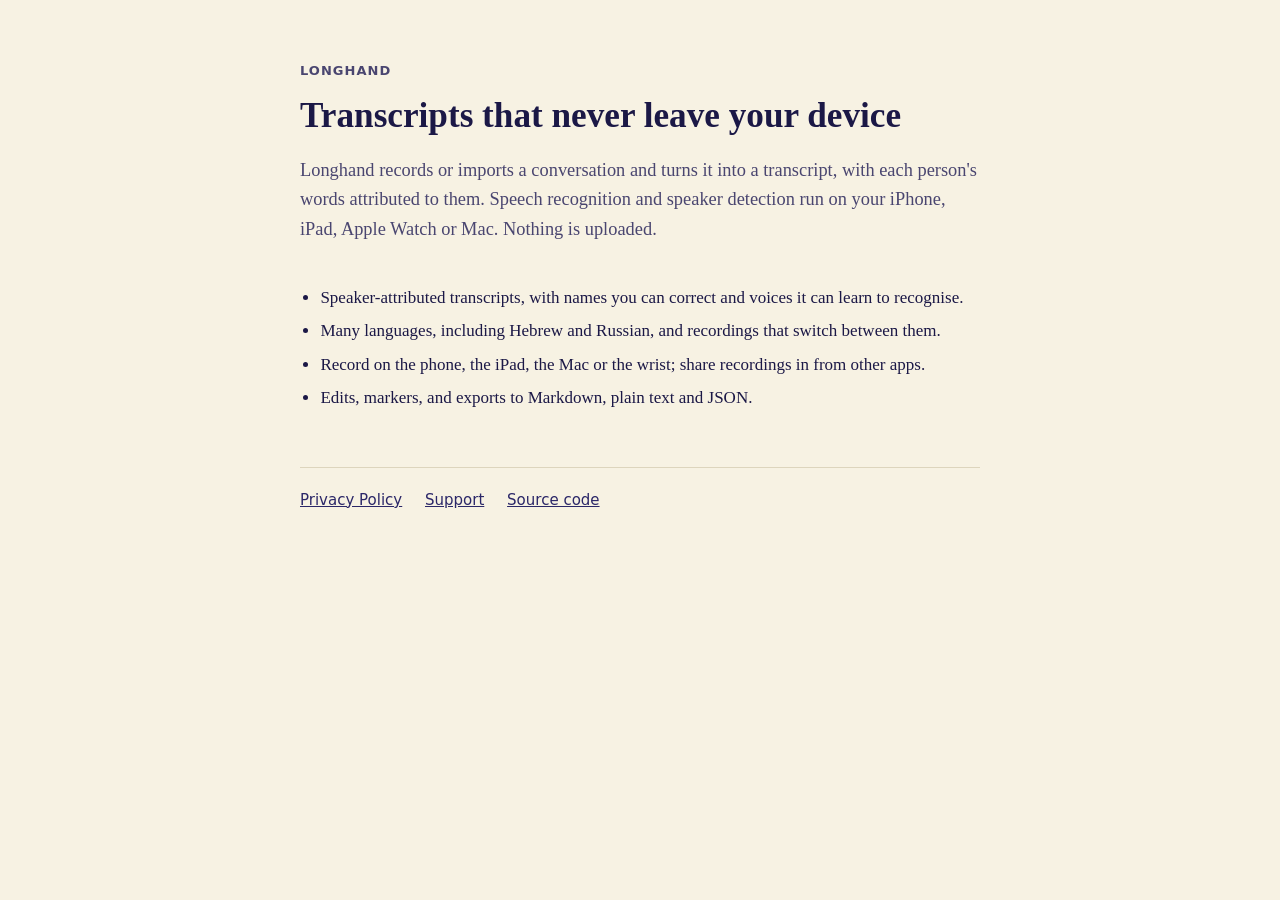
<file: site/index.html>
<!doctype html>
<html lang="en">
<head>
<meta charset="utf-8">
<meta name="viewport" content="width=device-width, initial-scale=1">
<title>Longhand</title>
<link rel="stylesheet" href="style.css">
</head>
<body>
<main>
  <header>
    <a class="mark" href="./">Longhand</a>
    <h1>Transcripts that never leave your device</h1>
    <p class="lede">Longhand records or imports a conversation and turns it into a transcript, with each person's words attributed to them. Speech recognition and speaker detection run on your iPhone, iPad, Apple Watch or Mac. Nothing is uploaded.</p>
  </header>
  <ul>
    <li>Speaker-attributed transcripts, with names you can correct and voices it can learn to recognise.</li>
    <li>Many languages, including Hebrew and Russian, and recordings that switch between them.</li>
    <li>Record on the phone, the iPad, the Mac or the wrist; share recordings in from other apps.</li>
    <li>Edits, markers, and exports to Markdown, plain text and JSON.</li>
  </ul>
  <nav>
    <a href="privacy/">Privacy Policy</a>
    <a href="support/">Support</a>
    <a href="https://github.com/shpala/Longhand-Transcribe">Source code</a>
  </nav>
</main>
</body>
</html>
</file>
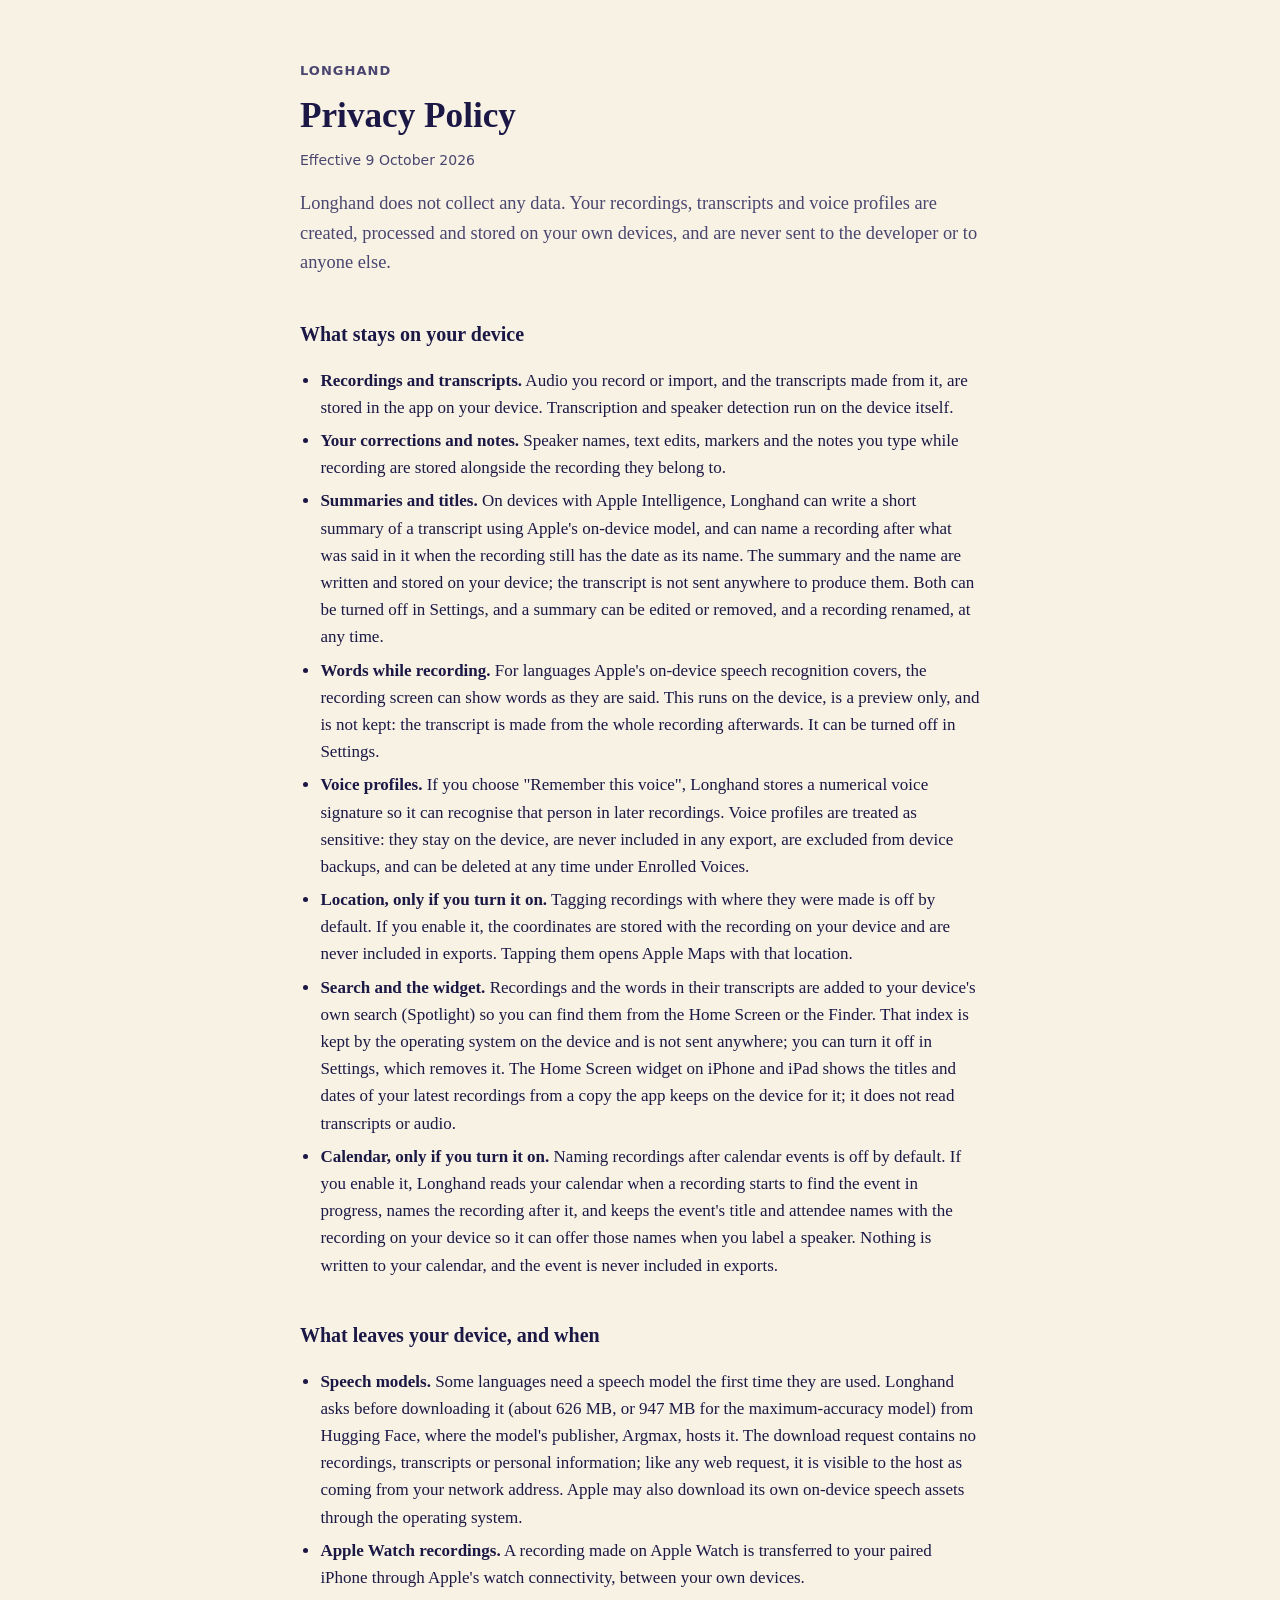
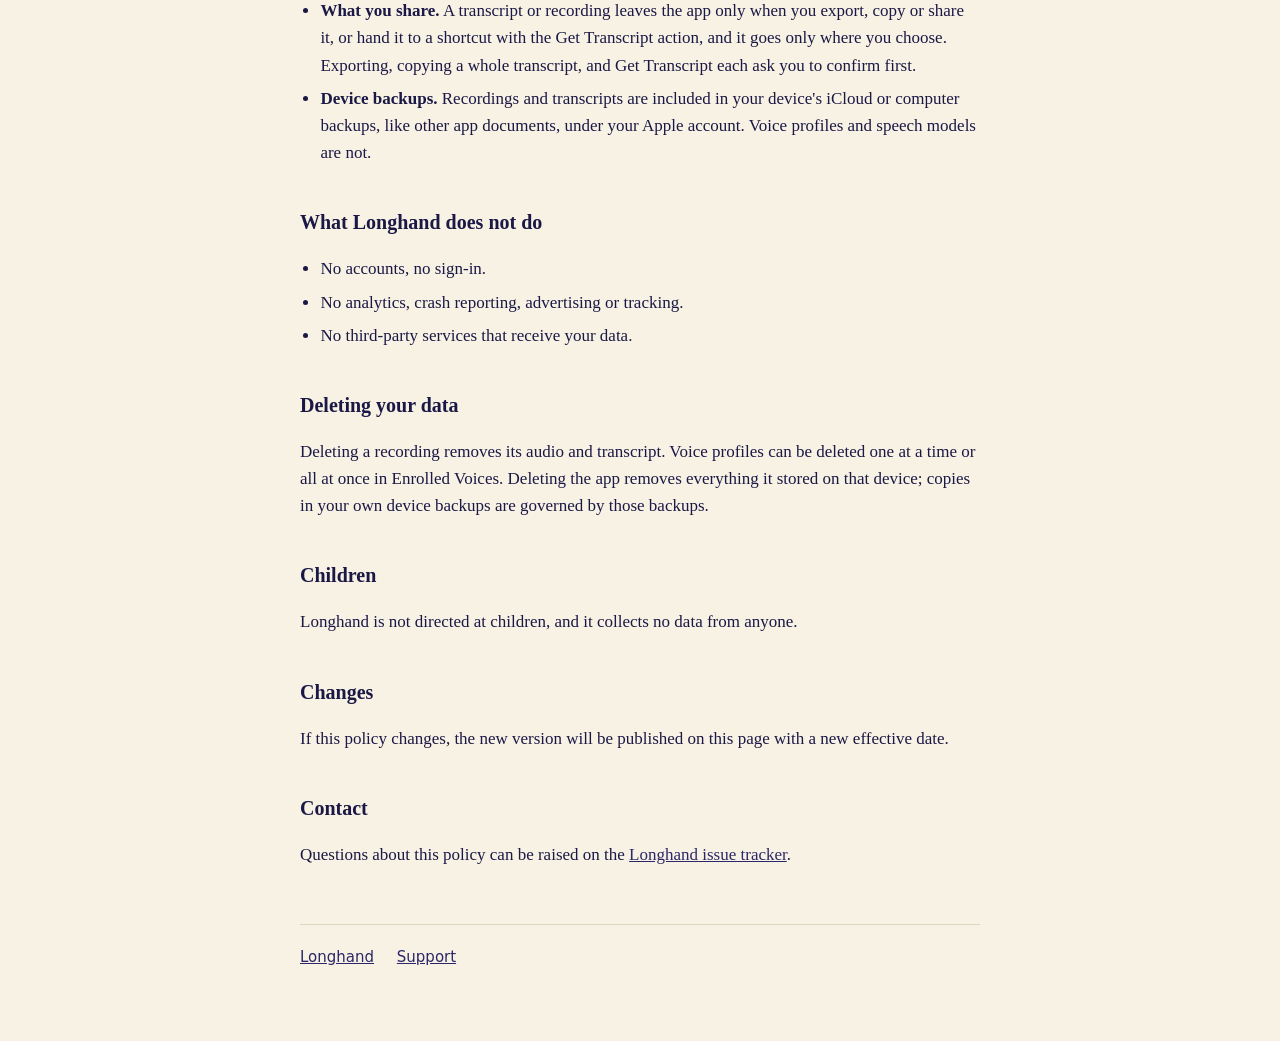
<file: site/privacy/index.html>
<!doctype html>
<html lang="en">
<head>
<meta charset="utf-8">
<meta name="viewport" content="width=device-width, initial-scale=1">
<title>Longhand Privacy Policy</title>
<link rel="stylesheet" href="../style.css">
</head>
<body>
<main>
  <header>
    <a class="mark" href="../">Longhand</a>
    <h1>Privacy Policy</h1>
    <p class="updated">Effective 9 October 2026</p>
    <p class="lede">Longhand does not collect any data. Your recordings, transcripts and voice profiles are created, processed and stored on your own devices, and are never sent to the developer or to anyone else.</p>
  </header>

  <h2>What stays on your device</h2>
  <ul>
    <li><strong>Recordings and transcripts.</strong> Audio you record or import, and the transcripts made from it, are stored in the app on your device. Transcription and speaker detection run on the device itself.</li>
    <li><strong>Your corrections and notes.</strong> Speaker names, text edits, markers and the notes you type while recording are stored alongside the recording they belong to.</li>
    <li><strong>Summaries and titles.</strong> On devices with Apple Intelligence, Longhand can write a short summary of a transcript using Apple's on-device model, and can name a recording after what was said in it when the recording still has the date as its name. The summary and the name are written and stored on your device; the transcript is not sent anywhere to produce them. Both can be turned off in Settings, and a summary can be edited or removed, and a recording renamed, at any time.</li>
    <li><strong>Words while recording.</strong> For languages Apple's on-device speech recognition covers, the recording screen can show words as they are said. This runs on the device, is a preview only, and is not kept: the transcript is made from the whole recording afterwards. It can be turned off in Settings.</li>
    <li><strong>Voice profiles.</strong> If you choose "Remember this voice", Longhand stores a numerical voice signature so it can recognise that person in later recordings. Voice profiles are treated as sensitive: they stay on the device, are never included in any export, are excluded from device backups, and can be deleted at any time under Enrolled Voices.</li>
    <li><strong>Location, only if you turn it on.</strong> Tagging recordings with where they were made is off by default. If you enable it, the coordinates are stored with the recording on your device and are never included in exports. Tapping them opens Apple Maps with that location.</li>
    <li><strong>Search and the widget.</strong> Recordings and the words in their transcripts are added to your device's own search (Spotlight) so you can find them from the Home Screen or the Finder. That index is kept by the operating system on the device and is not sent anywhere; you can turn it off in Settings, which removes it. The Home Screen widget on iPhone and iPad shows the titles and dates of your latest recordings from a copy the app keeps on the device for it; it does not read transcripts or audio.</li>
    <li><strong>Calendar, only if you turn it on.</strong> Naming recordings after calendar events is off by default. If you enable it, Longhand reads your calendar when a recording starts to find the event in progress, names the recording after it, and keeps the event's title and attendee names with the recording on your device so it can offer those names when you label a speaker. Nothing is written to your calendar, and the event is never included in exports.</li>
  </ul>

  <h2>What leaves your device, and when</h2>
  <ul>
    <li><strong>Speech models.</strong> Some languages need a speech model the first time they are used. Longhand asks before downloading it (about 626 MB, or 947 MB for the maximum-accuracy model) from Hugging Face, where the model's publisher, Argmax, hosts it. The download request contains no recordings, transcripts or personal information; like any web request, it is visible to the host as coming from your network address. Apple may also download its own on-device speech assets through the operating system.</li>
    <li><strong>Apple Watch recordings.</strong> A recording made on Apple Watch is transferred to your paired iPhone through Apple's watch connectivity, between your own devices.</li>
    <li><strong>What you share.</strong> A transcript or recording leaves the app only when you export, copy or share it, or hand it to a shortcut with the Get Transcript action, and it goes only where you choose. Exporting, copying a whole transcript, and Get Transcript each ask you to confirm first.</li>
    <li><strong>Device backups.</strong> Recordings and transcripts are included in your device's iCloud or computer backups, like other app documents, under your Apple account. Voice profiles and speech models are not.</li>
  </ul>

  <h2>What Longhand does not do</h2>
  <ul>
    <li>No accounts, no sign-in.</li>
    <li>No analytics, crash reporting, advertising or tracking.</li>
    <li>No third-party services that receive your data.</li>
  </ul>

  <h2>Deleting your data</h2>
  <p>Deleting a recording removes its audio and transcript. Voice profiles can be deleted one at a time or all at once in Enrolled Voices. Deleting the app removes everything it stored on that device; copies in your own device backups are governed by those backups.</p>

  <h2>Children</h2>
  <p>Longhand is not directed at children, and it collects no data from anyone.</p>

  <h2>Changes</h2>
  <p>If this policy changes, the new version will be published on this page with a new effective date.</p>

  <h2>Contact</h2>
  <p>Questions about this policy can be raised on the <a href="https://github.com/shpala/Longhand-Transcribe/issues">Longhand issue tracker</a>.</p>

  <nav>
    <a href="../">Longhand</a>
    <a href="../support/">Support</a>
  </nav>
</main>
</body>
</html>
</file>
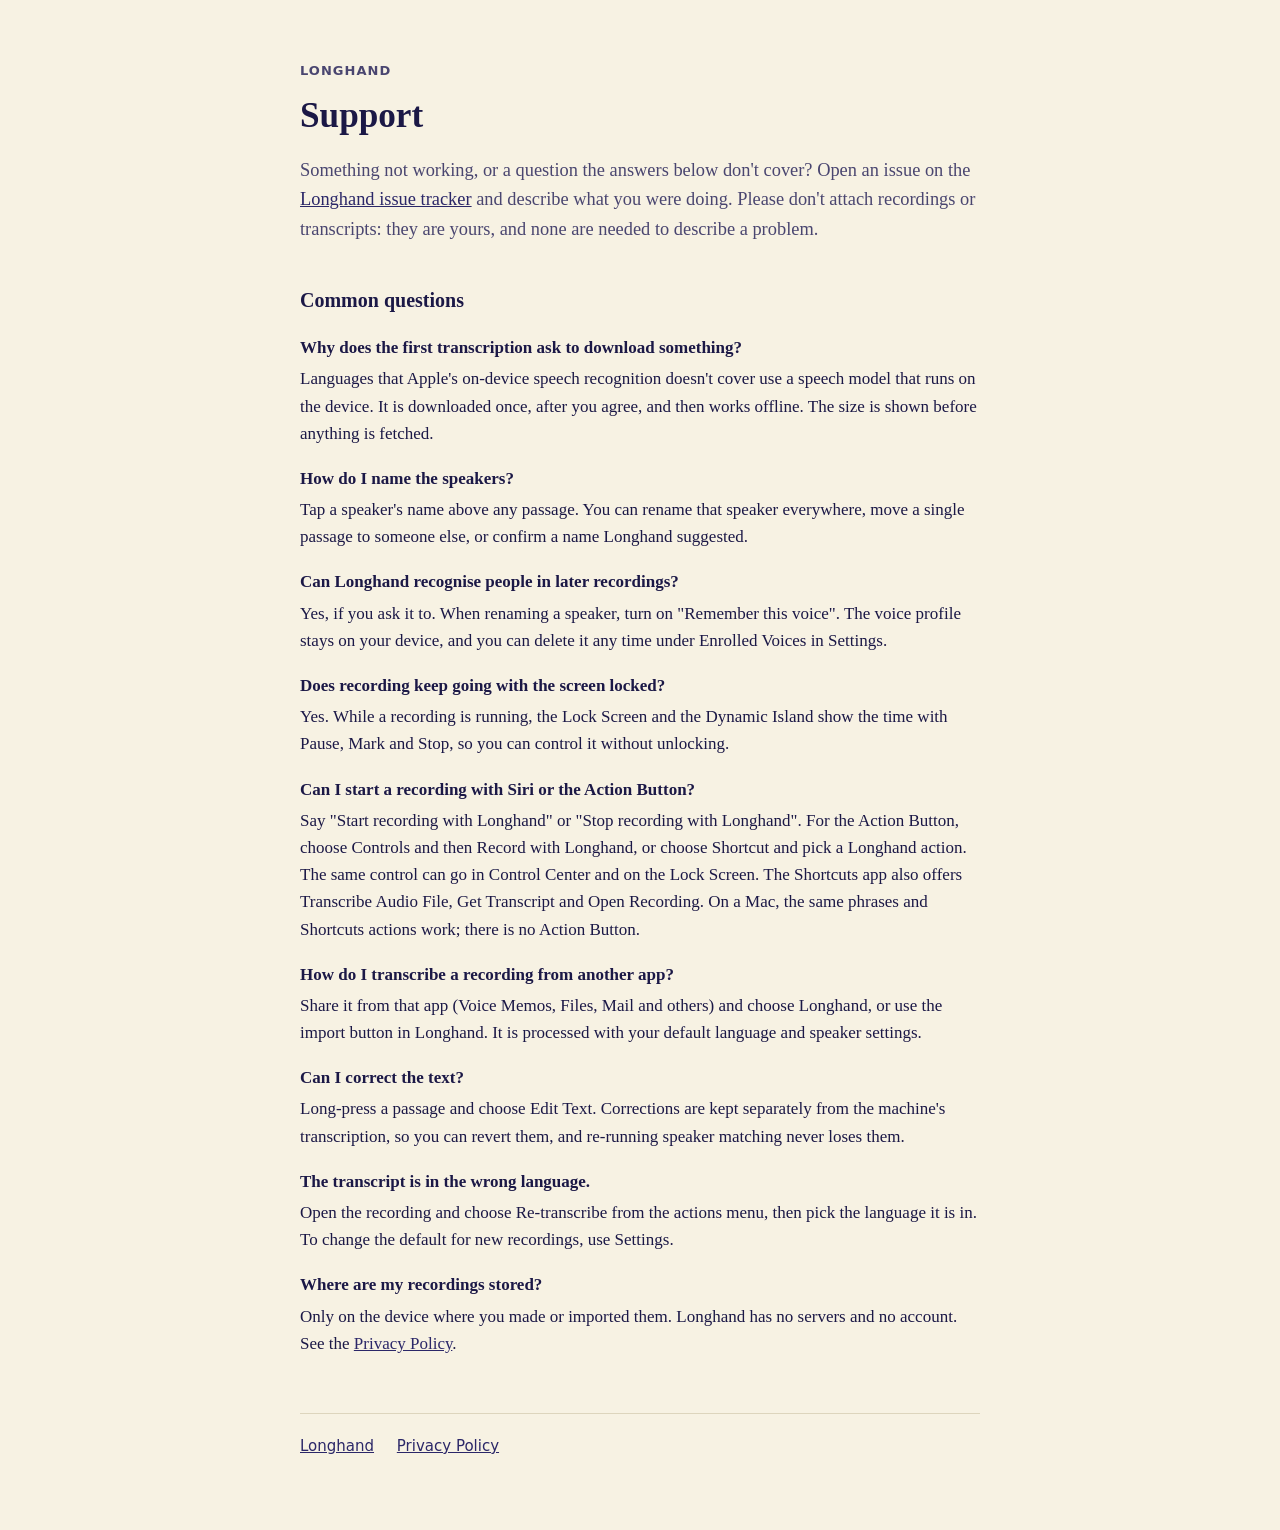
<file: site/support/index.html>
<!doctype html>
<html lang="en">
<head>
<meta charset="utf-8">
<meta name="viewport" content="width=device-width, initial-scale=1">
<title>Longhand Support</title>
<link rel="stylesheet" href="../style.css">
</head>
<body>
<main>
  <header>
    <a class="mark" href="../">Longhand</a>
    <h1>Support</h1>
    <p class="lede">Something not working, or a question the answers below don't cover? Open an issue on the <a href="https://github.com/shpala/Longhand-Transcribe/issues">Longhand issue tracker</a> and describe what you were doing. Please don't attach recordings or transcripts: they are yours, and none are needed to describe a problem.</p>
  </header>

  <h2>Common questions</h2>
  <dl>
    <dt>Why does the first transcription ask to download something?</dt>
    <dd>Languages that Apple's on-device speech recognition doesn't cover use a speech model that runs on the device. It is downloaded once, after you agree, and then works offline. The size is shown before anything is fetched.</dd>

    <dt>How do I name the speakers?</dt>
    <dd>Tap a speaker's name above any passage. You can rename that speaker everywhere, move a single passage to someone else, or confirm a name Longhand suggested.</dd>

    <dt>Can Longhand recognise people in later recordings?</dt>
    <dd>Yes, if you ask it to. When renaming a speaker, turn on "Remember this voice". The voice profile stays on your device, and you can delete it any time under Enrolled Voices in Settings.</dd>

    <dt>Does recording keep going with the screen locked?</dt>
    <dd>Yes. While a recording is running, the Lock Screen and the Dynamic Island show the time with Pause, Mark and Stop, so you can control it without unlocking.</dd>

    <dt>Can I start a recording with Siri or the Action Button?</dt>
    <dd>Say "Start recording with Longhand" or "Stop recording with Longhand". For the Action Button, choose Controls and then Record with Longhand, or choose Shortcut and pick a Longhand action. The same control can go in Control Center and on the Lock Screen. The Shortcuts app also offers Transcribe Audio File, Get Transcript and Open Recording. On a Mac, the same phrases and Shortcuts actions work; there is no Action Button.</dd>

    <dt>How do I transcribe a recording from another app?</dt>
    <dd>Share it from that app (Voice Memos, Files, Mail and others) and choose Longhand, or use the import button in Longhand. It is processed with your default language and speaker settings.</dd>

    <dt>Can I correct the text?</dt>
    <dd>Long-press a passage and choose Edit Text. Corrections are kept separately from the machine's transcription, so you can revert them, and re-running speaker matching never loses them.</dd>

    <dt>The transcript is in the wrong language.</dt>
    <dd>Open the recording and choose Re-transcribe from the actions menu, then pick the language it is in. To change the default for new recordings, use Settings.</dd>

    <dt>Where are my recordings stored?</dt>
    <dd>Only on the device where you made or imported them. Longhand has no servers and no account. See the <a href="../privacy/">Privacy Policy</a>.</dd>
  </dl>

  <nav>
    <a href="../">Longhand</a>
    <a href="../privacy/">Privacy Policy</a>
  </nav>
</main>
</body>
</html>
</file>
<file: site/style.css>
:root {
  --ground: #f7f2e3;
  --ink: #1b1846;
  --muted: #4a4670;
  --rule: #ddd5bd;
  --accent: #2b2768;
  color-scheme: light;
}
@media (prefers-color-scheme: dark) {
  :root {
    --ground: #1b1846;
    --ink: #f7f2e3;
    --muted: #c9c3dd;
    --rule: #3a3670;
    --accent: #f7f2e3;
    color-scheme: dark;
  }
}
* { box-sizing: border-box; }
body {
  margin: 0;
  background: var(--ground);
  color: var(--ink);
  font: 17px/1.6 ui-serif, "New York", Georgia, serif;
  padding: 0 20px;
}
main { max-width: 680px; margin: 0 auto; padding: 56px 0 72px; }
header { margin-bottom: 40px; }
.mark {
  font: 600 13px/1 -apple-system, system-ui, sans-serif;
  letter-spacing: .08em;
  text-transform: uppercase;
  color: var(--muted);
  text-decoration: none;
}
h1 { font-size: 2.2rem; line-height: 1.2; margin: 12px 0 8px; }
h2 { font-size: 1.25rem; margin: 40px 0 8px; }
p, li { color: var(--ink); }
.lede { font-size: 1.15rem; color: var(--muted); }
.updated { font: 14px/1.4 -apple-system, system-ui, sans-serif; color: var(--muted); }
a { color: var(--accent); }
ul { padding-left: 1.2em; }
li { margin: 6px 0; }
nav { margin-top: 56px; padding-top: 20px; border-top: 1px solid var(--rule);
      font: 15px/1.6 -apple-system, system-ui, sans-serif; }
nav a { margin-right: 18px; }
dt { font-weight: 600; margin-top: 18px; }
dd { margin: 4px 0 0; }
</file>
